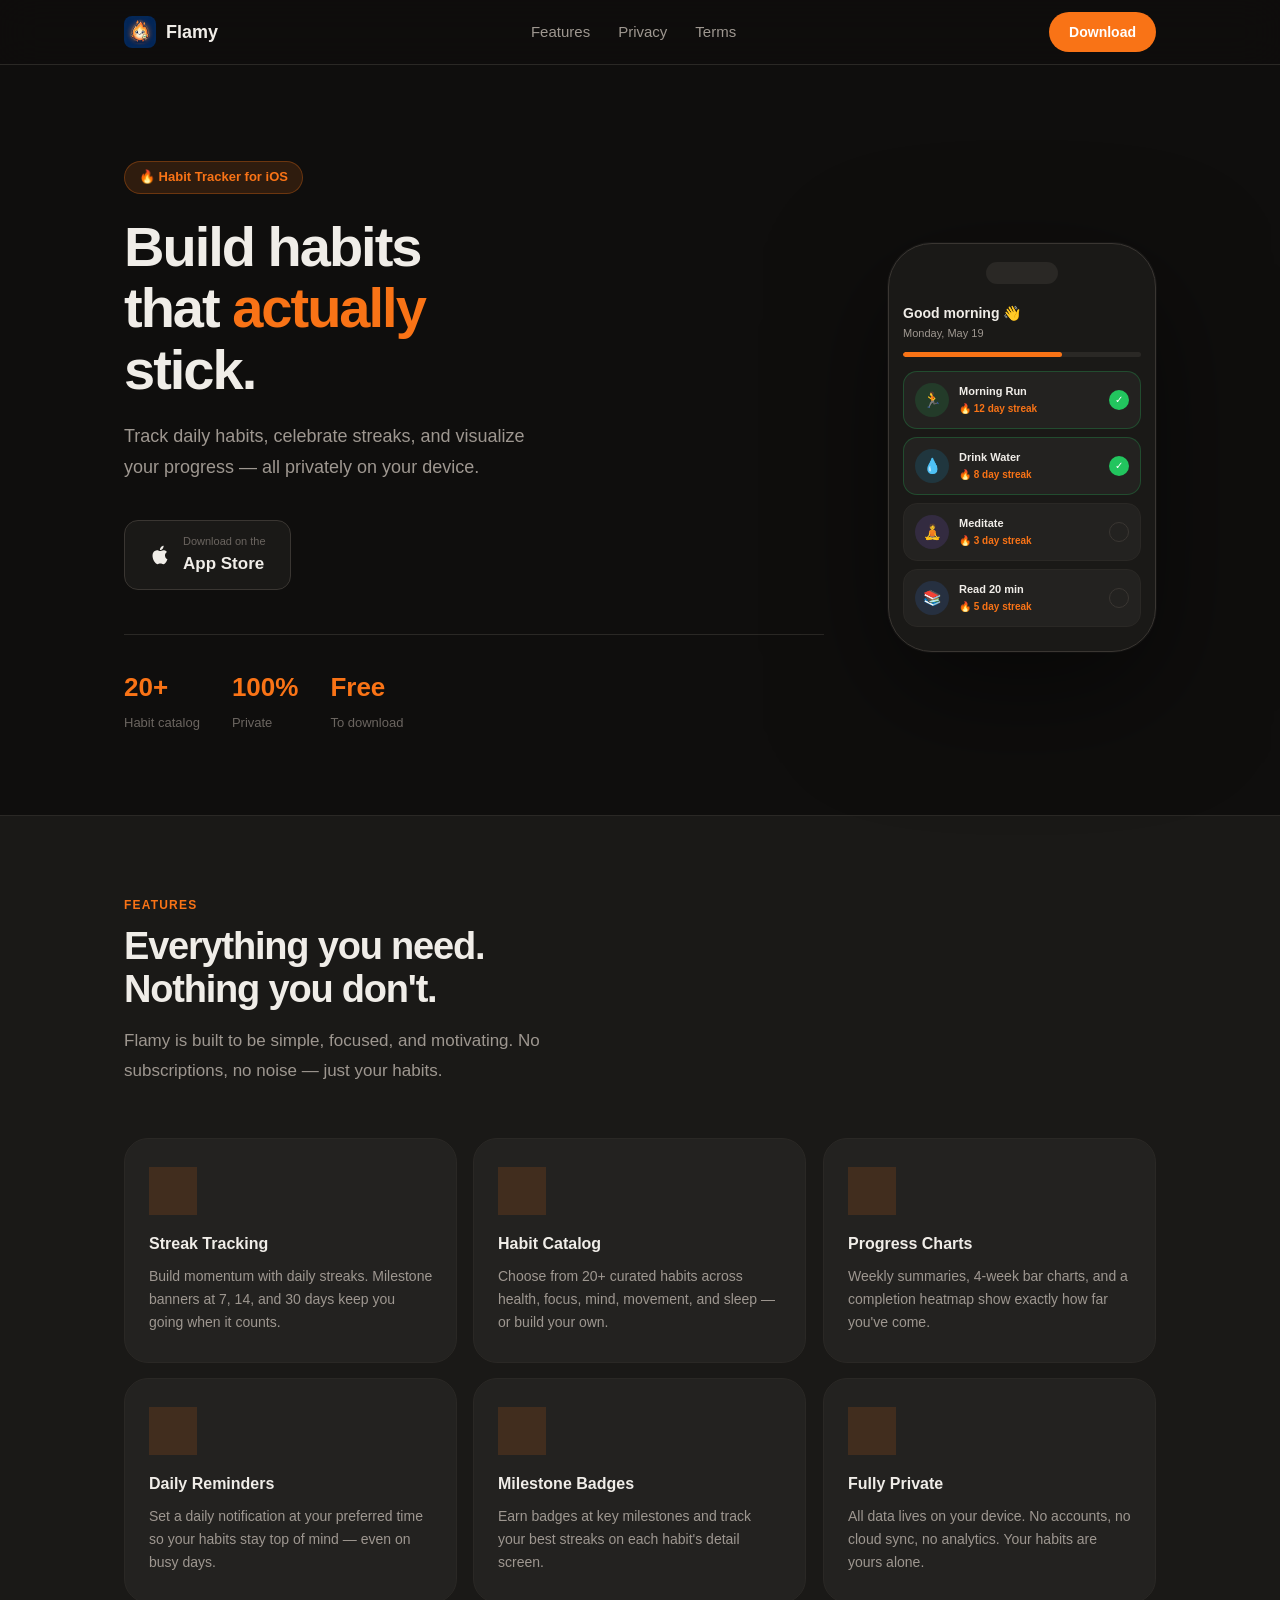
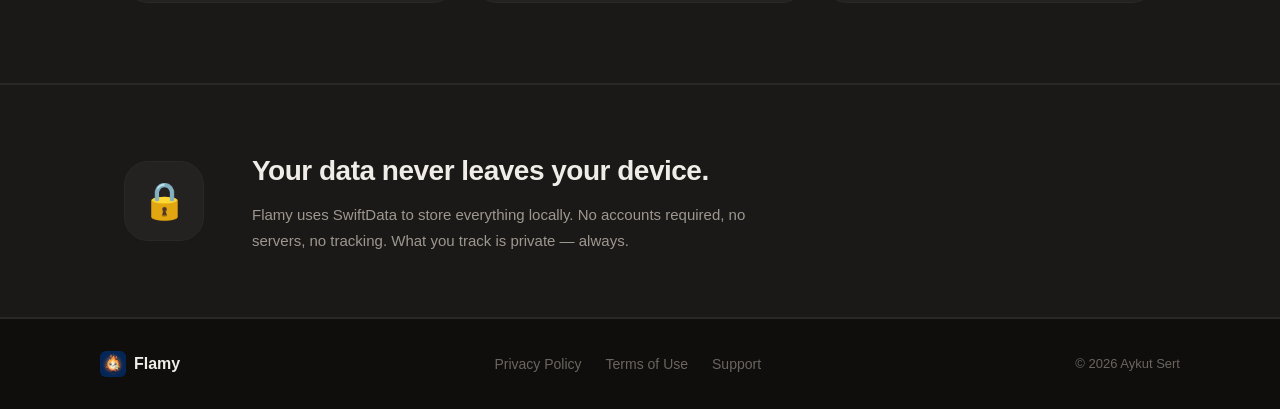
<file: index.html>
<!DOCTYPE html>
<html lang="en">
<head>
  <meta charset="UTF-8" />
  <meta name="viewport" content="width=device-width, initial-scale=1.0" />
  <title>Flamy — Build Habits That Stick</title>
  <meta name="description" content="Flamy helps you build lasting daily habits with streak tracking, milestone celebrations, and beautiful progress charts. 100% private, all data stays on your device." />
  <link rel="icon" href="favicon.svg" type="image/svg+xml" />
  <link rel="stylesheet" href="style.css" />
</head>
<body>

<!-- Nav -->
<nav>
  <div class="nav-inner">
    <a href="index.html" class="nav-logo">
      <img src="logo.png" alt="Flamy" />
      Flamy
    </a>
    <ul class="nav-links">
      <li><a href="#features">Features</a></li>
      <li><a href="privacy.html">Privacy</a></li>
      <li><a href="terms.html">Terms</a></li>
    </ul>
    <a href="#download" class="btn btn-primary">Download</a>
  </div>
</nav>

<!-- Hero -->
<section class="hero">
  <div class="hero-content">
    <div class="hero-badge">🔥 Habit Tracker for iOS</div>
    <h1>Build habits<br>that <span class="highlight">actually</span><br>stick.</h1>
    <p class="hero-sub">Track daily habits, celebrate streaks, and visualize your progress — all privately on your device.</p>
    <div class="hero-actions" id="download">
      <a href="#" class="app-store-btn">
        <svg viewBox="0 0 24 24" fill="white" xmlns="http://www.w3.org/2000/svg">
          <path d="M18.71 19.5c-.83 1.24-1.71 2.45-3.05 2.47-1.34.03-1.77-.79-3.29-.79-1.53 0-2 .77-3.27.82-1.31.05-2.3-1.32-3.14-2.53C4.25 17 2.94 12.45 4.7 9.39c.87-1.52 2.43-2.48 4.12-2.51 1.28-.02 2.5.87 3.29.87.78 0 2.26-1.07 3.8-.91.65.03 2.47.26 3.64 1.98-.09.06-2.17 1.28-2.15 3.81.03 3.02 2.65 4.03 2.68 4.04-.03.07-.42 1.44-1.38 2.83M13 3.5c.73-.83 1.94-1.46 2.94-1.5.13 1.17-.34 2.35-1.04 3.19-.69.85-1.83 1.51-2.95 1.42-.15-1.15.41-2.35 1.05-3.11z"/>
        </svg>
        <div>
          <div class="asl">Download on the</div>
          <div class="asb">App Store</div>
        </div>
      </a>
    </div>
    <div class="hero-stats">
      <div class="hero-stat"><strong>20+</strong><span>Habit catalog</span></div>
      <div class="hero-stat"><strong>100%</strong><span>Private</span></div>
      <div class="hero-stat"><strong>Free</strong><span>To download</span></div>
    </div>
  </div>

  <!-- Phone mockup -->
  <div class="hero-visual">
    <div class="phone">
      <div class="phone-pill"></div>
      <div class="phone-header">
        <div class="phone-greeting">Good morning 👋</div>
        <div class="phone-date">Monday, May 19</div>
        <div class="phone-progress-track"><div class="phone-progress-fill"></div></div>
      </div>
      <div class="phone-cards">
        <div class="phone-card done">
          <div class="phone-icon" style="background:rgba(34,197,94,.15)">🏃</div>
          <div class="phone-card-info">
            <div class="phone-card-name">Morning Run</div>
            <div class="phone-card-streak">🔥 12 day streak</div>
          </div>
          <div class="phone-check checked">✓</div>
        </div>
        <div class="phone-card done">
          <div class="phone-icon" style="background:rgba(14,165,233,.15)">💧</div>
          <div class="phone-card-info">
            <div class="phone-card-name">Drink Water</div>
            <div class="phone-card-streak">🔥 8 day streak</div>
          </div>
          <div class="phone-check checked">✓</div>
        </div>
        <div class="phone-card">
          <div class="phone-icon" style="background:rgba(139,92,246,.15)">🧘</div>
          <div class="phone-card-info">
            <div class="phone-card-name">Meditate</div>
            <div class="phone-card-streak">🔥 3 day streak</div>
          </div>
          <div class="phone-check empty"></div>
        </div>
        <div class="phone-card">
          <div class="phone-icon" style="background:rgba(59,130,246,.15)">📚</div>
          <div class="phone-card-info">
            <div class="phone-card-name">Read 20 min</div>
            <div class="phone-card-streak">🔥 5 day streak</div>
          </div>
          <div class="phone-check empty"></div>
        </div>
      </div>
    </div>
  </div>
</section>

<!-- Features -->
<div class="bg-surface" id="features">
  <div class="section">
    <div class="section-eyebrow">Features</div>
    <h2 class="section-title">Everything you need.<br>Nothing you don't.</h2>
    <p class="section-sub">Flamy is built to be simple, focused, and motivating. No subscriptions, no noise — just your habits.</p>
    <div class="features-grid">
      <div class="feat">
        <div class="feat-icon">🔥</div>
        <h3>Streak Tracking</h3>
        <p>Build momentum with daily streaks. Milestone banners at 7, 14, and 30 days keep you going when it counts.</p>
      </div>
      <div class="feat">
        <div class="feat-icon">📋</div>
        <h3>Habit Catalog</h3>
        <p>Choose from 20+ curated habits across health, focus, mind, movement, and sleep — or build your own.</p>
      </div>
      <div class="feat">
        <div class="feat-icon">📊</div>
        <h3>Progress Charts</h3>
        <p>Weekly summaries, 4-week bar charts, and a completion heatmap show exactly how far you've come.</p>
      </div>
      <div class="feat">
        <div class="feat-icon">🔔</div>
        <h3>Daily Reminders</h3>
        <p>Set a daily notification at your preferred time so your habits stay top of mind — even on busy days.</p>
      </div>
      <div class="feat">
        <div class="feat-icon">🎯</div>
        <h3>Milestone Badges</h3>
        <p>Earn badges at key milestones and track your best streaks on each habit's detail screen.</p>
      </div>
      <div class="feat">
        <div class="feat-icon">🔒</div>
        <h3>Fully Private</h3>
        <p>All data lives on your device. No accounts, no cloud sync, no analytics. Your habits are yours alone.</p>
      </div>
    </div>
  </div>
</div>

<!-- Privacy banner -->
<div class="bg-surface" style="border-top:1px solid var(--border)">
  <div class="privacy-banner">
    <div class="privacy-icon-wrap">🔒</div>
    <div>
      <h2>Your data never leaves your device.</h2>
      <p>Flamy uses SwiftData to store everything locally. No accounts required, no servers, no tracking. What you track is private — always.</p>
    </div>
  </div>
</div>

<!-- Footer -->
<footer>
  <div class="footer-inner">
    <a href="index.html" class="footer-logo">
      <img src="logo.png" alt="Flamy" />
      Flamy
    </a>
    <ul class="footer-links">
      <li><a href="privacy.html">Privacy Policy</a></li>
      <li><a href="terms.html">Terms of Use</a></li>
      <li><a href="mailto:aykutsert@gmail.com">Support</a></li>
    </ul>
    <span class="footer-copy">© 2026 Aykut Sert</span>
  </div>
</footer>

<script>
  document.querySelectorAll('.feat').forEach(card => {
    card.addEventListener('mousemove', e => {
      const rect = card.getBoundingClientRect();
      const x = e.clientX - rect.left;
      const y = e.clientY - rect.top;
      const cx = rect.width / 2;
      const cy = rect.height / 2;
      const rotateX = ((y - cy) / cy) * -10;
      const rotateY = ((x - cx) / cx) * 10;
      card.style.transform = `perspective(600px) rotateX(${rotateX}deg) rotateY(${rotateY}deg) translateZ(8px)`;
      card.style.boxShadow = `${-rotateY * 1.5}px ${rotateX * 1.5}px 32px rgba(249,115,22,.12)`;
    });
    card.addEventListener('mouseleave', () => {
      card.style.transform = 'perspective(600px) rotateX(0deg) rotateY(0deg) translateZ(0)';
      card.style.boxShadow = 'none';
    });
  });
</script>
</body>
</html>
</file>
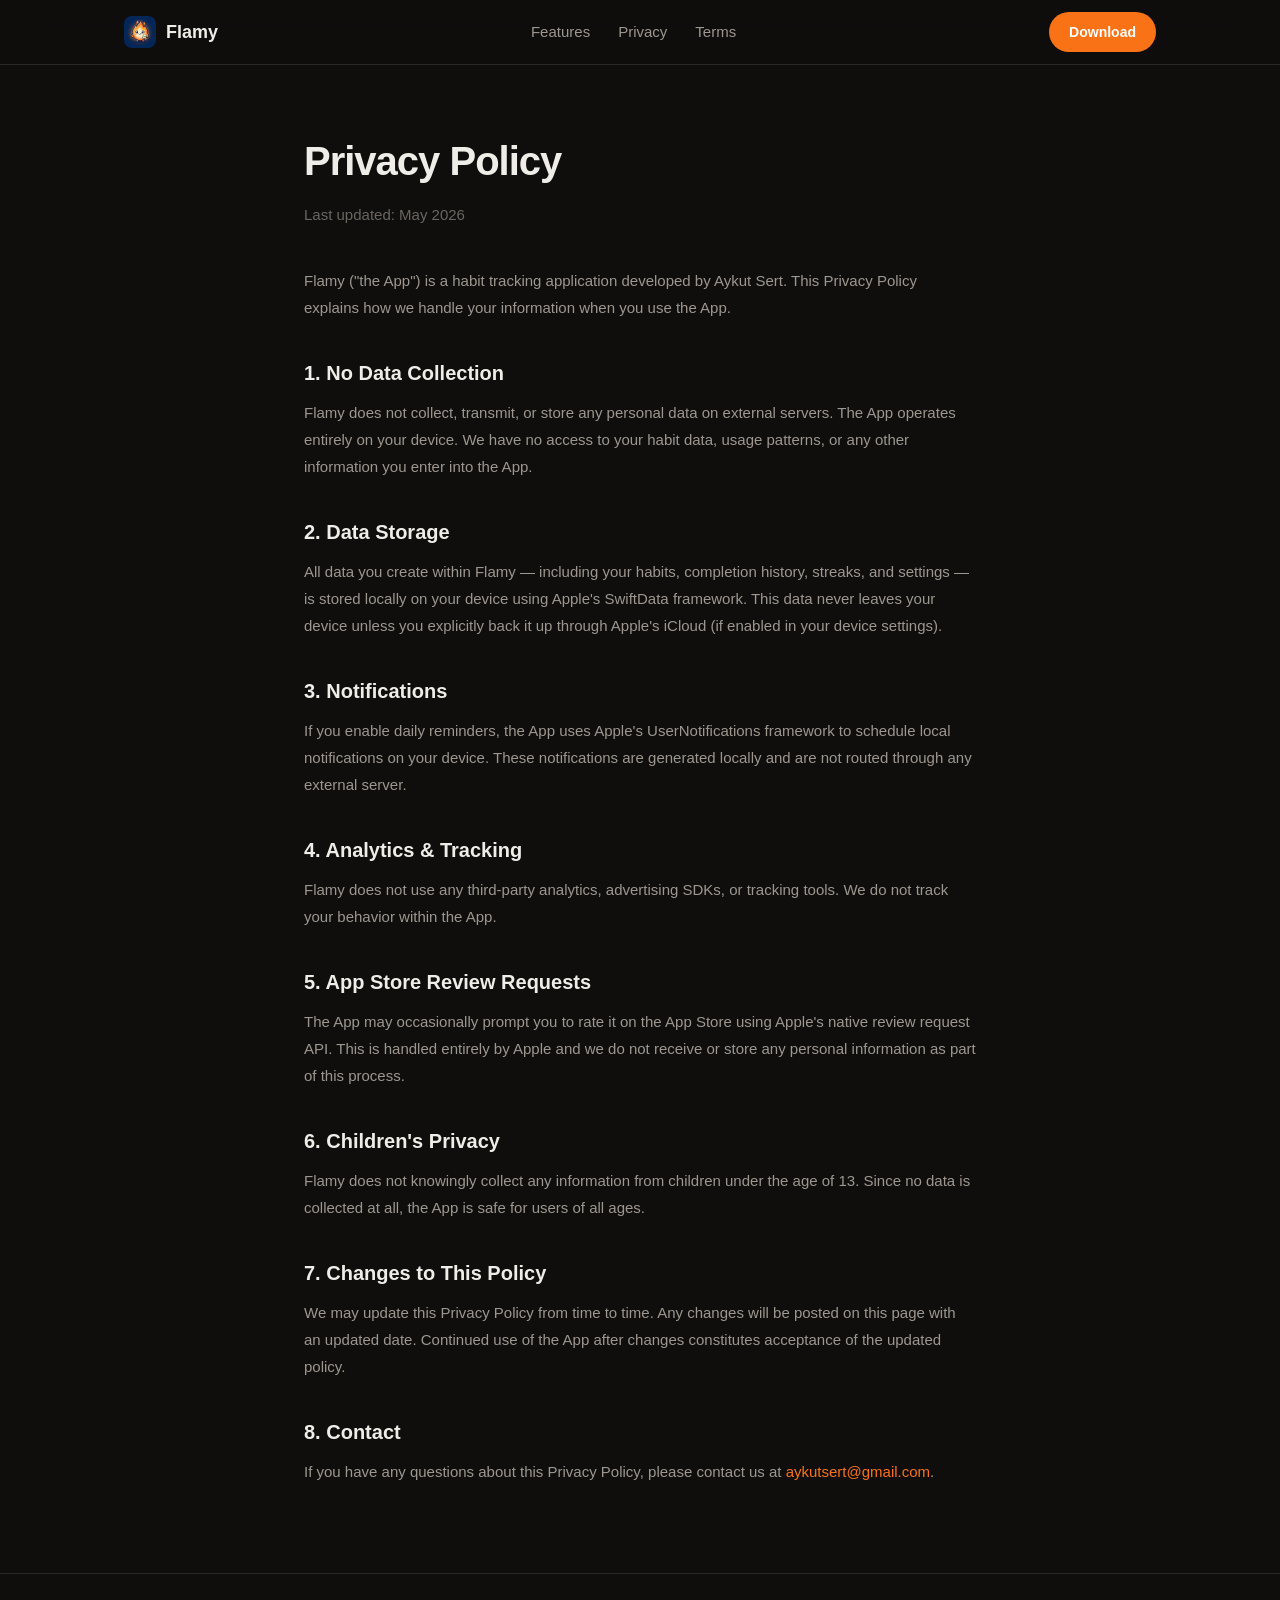
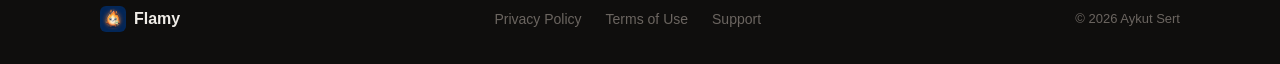
<file: privacy.html>
<!DOCTYPE html>
<html lang="en">
<head>
  <meta charset="UTF-8" />
  <meta name="viewport" content="width=device-width, initial-scale=1.0" />
  <title>Privacy Policy — Flamy</title>
  <meta name="description" content="Flamy Privacy Policy. Your data stays on your device." />
  <link rel="icon" href="favicon.svg" type="image/svg+xml" />
  <link rel="stylesheet" href="style.css" />
</head>
<body>

<nav>
  <div class="nav-inner">
    <a href="index.html" class="nav-logo">
      <img src="logo.png" alt="Flamy" />
      Flamy
    </a>
    <ul class="nav-links">
      <li><a href="index.html#features">Features</a></li>
      <li><a href="privacy.html">Privacy</a></li>
      <li><a href="terms.html">Terms</a></li>
    </ul>
    <a href="index.html#download" class="btn btn-primary">Download</a>
  </div>
</nav>

<div class="page-hero">
  <h1>Privacy Policy</h1>
  <p>Last updated: May 2026</p>
</div>

<div class="page-content">
  <p>Flamy ("the App") is a habit tracking application developed by Aykut Sert. This Privacy Policy explains how we handle your information when you use the App.</p>

  <h2>1. No Data Collection</h2>
  <p>Flamy does not collect, transmit, or store any personal data on external servers. The App operates entirely on your device. We have no access to your habit data, usage patterns, or any other information you enter into the App.</p>

  <h2>2. Data Storage</h2>
  <p>All data you create within Flamy — including your habits, completion history, streaks, and settings — is stored locally on your device using Apple's SwiftData framework. This data never leaves your device unless you explicitly back it up through Apple's iCloud (if enabled in your device settings).</p>

  <h2>3. Notifications</h2>
  <p>If you enable daily reminders, the App uses Apple's UserNotifications framework to schedule local notifications on your device. These notifications are generated locally and are not routed through any external server.</p>

  <h2>4. Analytics & Tracking</h2>
  <p>Flamy does not use any third-party analytics, advertising SDKs, or tracking tools. We do not track your behavior within the App.</p>

  <h2>5. App Store Review Requests</h2>
  <p>The App may occasionally prompt you to rate it on the App Store using Apple's native review request API. This is handled entirely by Apple and we do not receive or store any personal information as part of this process.</p>

  <h2>6. Children's Privacy</h2>
  <p>Flamy does not knowingly collect any information from children under the age of 13. Since no data is collected at all, the App is safe for users of all ages.</p>

  <h2>7. Changes to This Policy</h2>
  <p>We may update this Privacy Policy from time to time. Any changes will be posted on this page with an updated date. Continued use of the App after changes constitutes acceptance of the updated policy.</p>

  <h2>8. Contact</h2>
  <p>If you have any questions about this Privacy Policy, please contact us at <a href="mailto:aykutsert@gmail.com">aykutsert@gmail.com</a>.</p>
</div>

<footer>
  <div class="footer-inner">
    <a href="index.html" class="footer-logo">
      <img src="logo.png" alt="Flamy" />
      Flamy
    </a>
    <ul class="footer-links">
      <li><a href="privacy.html">Privacy Policy</a></li>
      <li><a href="terms.html">Terms of Use</a></li>
      <li><a href="mailto:aykutsert@gmail.com">Support</a></li>
    </ul>
    <span class="footer-copy">© 2026 Aykut Sert</span>
  </div>
</footer>

</body>
</html>
</file>
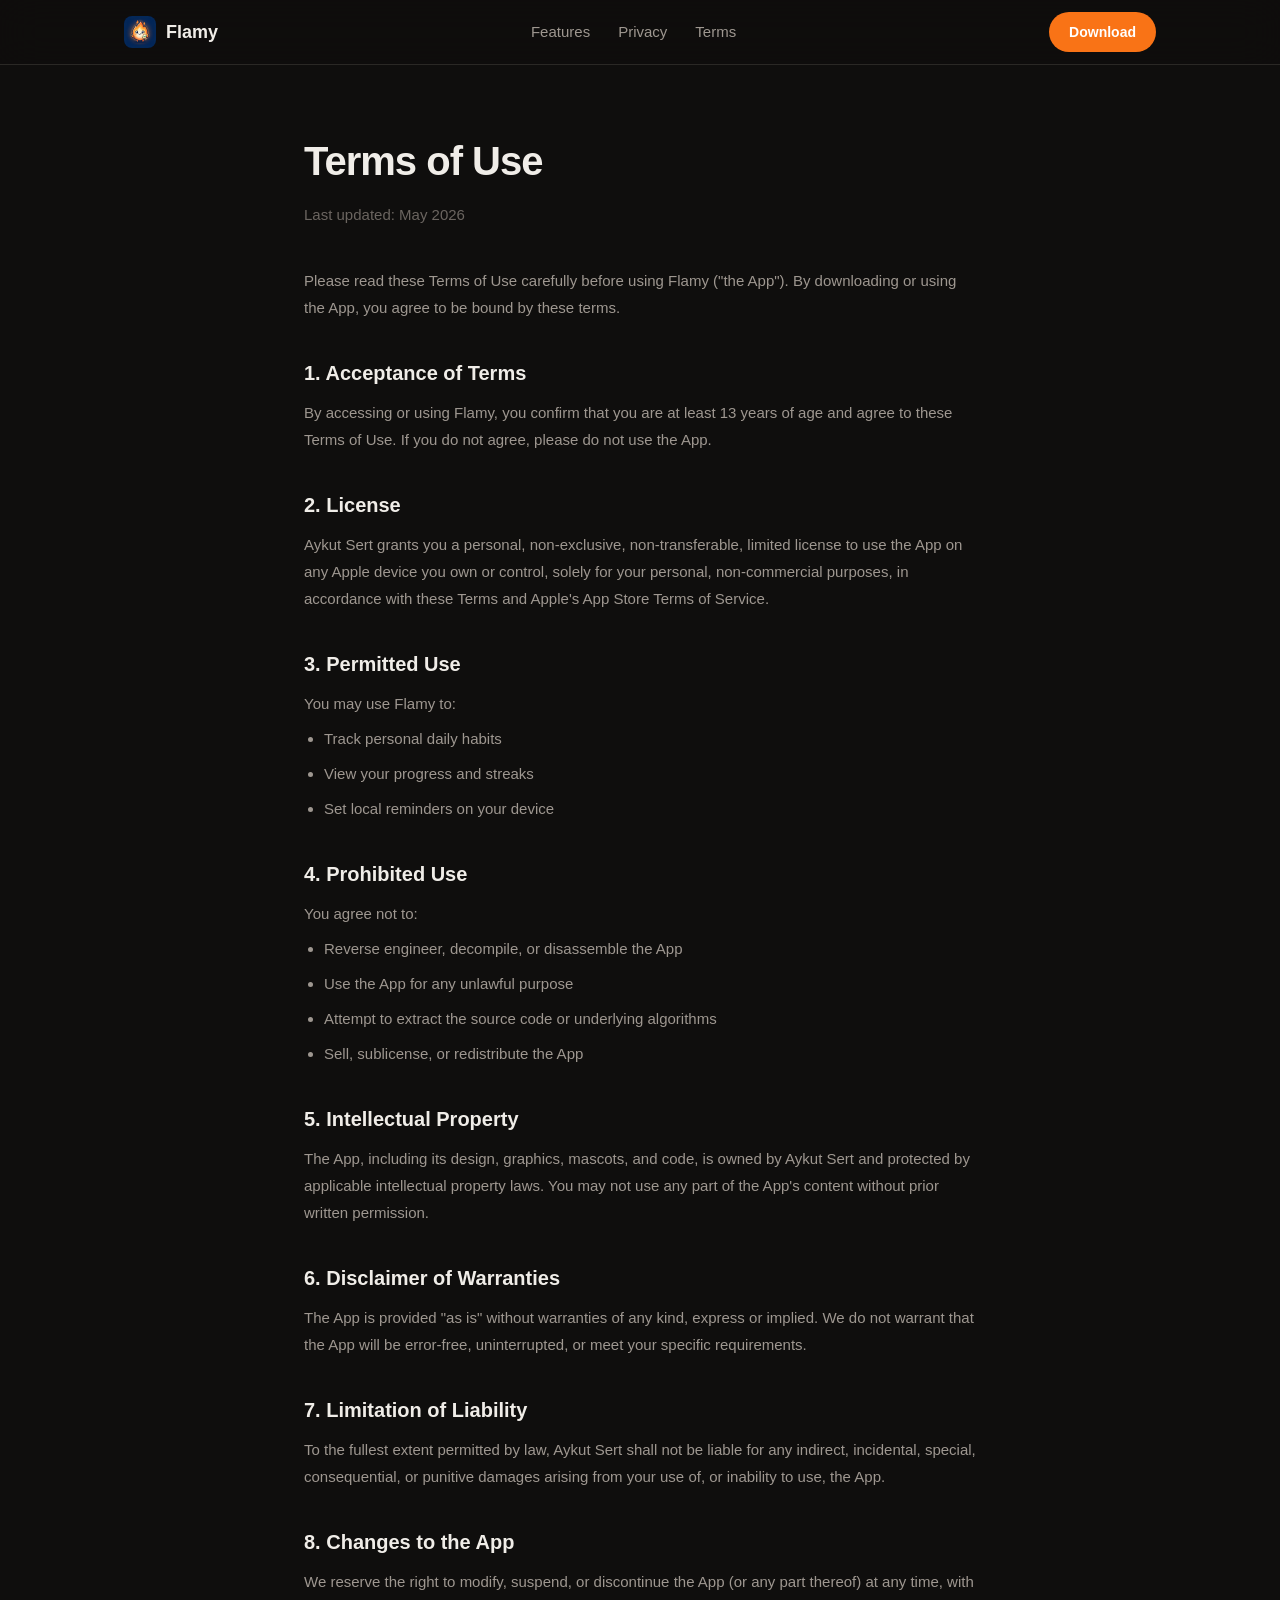
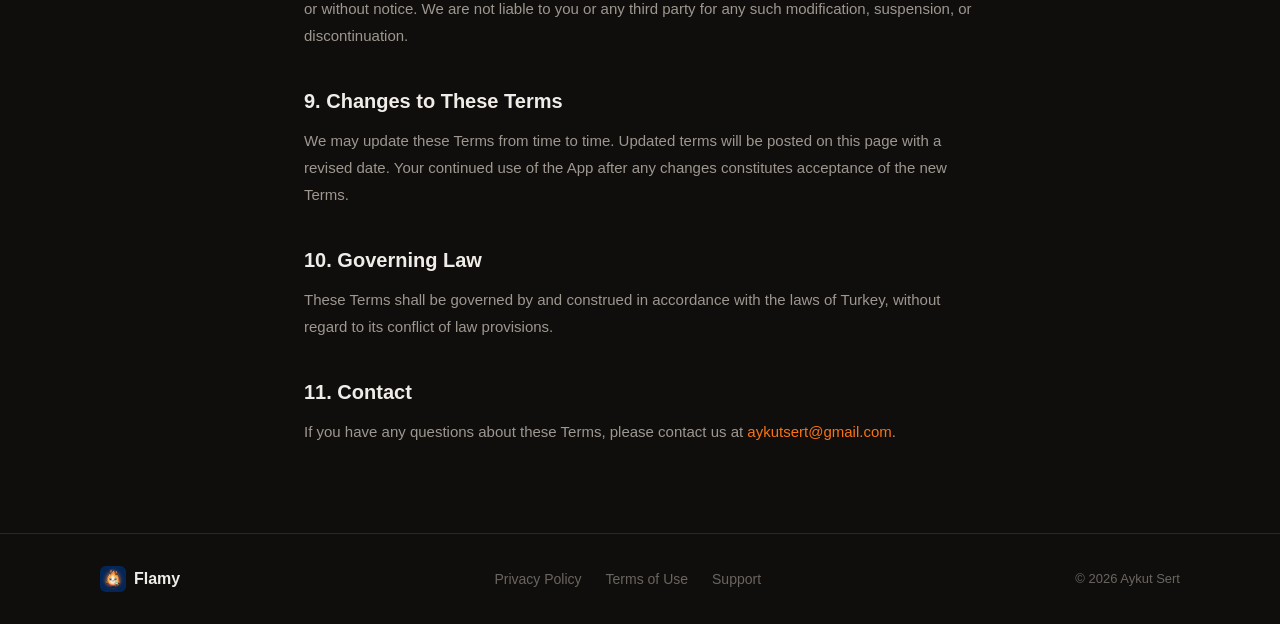
<file: terms.html>
<!DOCTYPE html>
<html lang="en">
<head>
  <meta charset="UTF-8" />
  <meta name="viewport" content="width=device-width, initial-scale=1.0" />
  <title>Terms of Use — Flamy</title>
  <meta name="description" content="Flamy Terms of Use." />
  <link rel="icon" href="favicon.svg" type="image/svg+xml" />
  <link rel="stylesheet" href="style.css" />
</head>
<body>

<nav>
  <div class="nav-inner">
    <a href="index.html" class="nav-logo">
      <img src="logo.png" alt="Flamy" />
      Flamy
    </a>
    <ul class="nav-links">
      <li><a href="index.html#features">Features</a></li>
      <li><a href="privacy.html">Privacy</a></li>
      <li><a href="terms.html">Terms</a></li>
    </ul>
    <a href="index.html#download" class="btn btn-primary">Download</a>
  </div>
</nav>

<div class="page-hero">
  <h1>Terms of Use</h1>
  <p>Last updated: May 2026</p>
</div>

<div class="page-content">
  <p>Please read these Terms of Use carefully before using Flamy ("the App"). By downloading or using the App, you agree to be bound by these terms.</p>

  <h2>1. Acceptance of Terms</h2>
  <p>By accessing or using Flamy, you confirm that you are at least 13 years of age and agree to these Terms of Use. If you do not agree, please do not use the App.</p>

  <h2>2. License</h2>
  <p>Aykut Sert grants you a personal, non-exclusive, non-transferable, limited license to use the App on any Apple device you own or control, solely for your personal, non-commercial purposes, in accordance with these Terms and Apple's App Store Terms of Service.</p>

  <h2>3. Permitted Use</h2>
  <p>You may use Flamy to:</p>
  <ul>
    <li>Track personal daily habits</li>
    <li>View your progress and streaks</li>
    <li>Set local reminders on your device</li>
  </ul>

  <h2>4. Prohibited Use</h2>
  <p>You agree not to:</p>
  <ul>
    <li>Reverse engineer, decompile, or disassemble the App</li>
    <li>Use the App for any unlawful purpose</li>
    <li>Attempt to extract the source code or underlying algorithms</li>
    <li>Sell, sublicense, or redistribute the App</li>
  </ul>

  <h2>5. Intellectual Property</h2>
  <p>The App, including its design, graphics, mascots, and code, is owned by Aykut Sert and protected by applicable intellectual property laws. You may not use any part of the App's content without prior written permission.</p>

  <h2>6. Disclaimer of Warranties</h2>
  <p>The App is provided "as is" without warranties of any kind, express or implied. We do not warrant that the App will be error-free, uninterrupted, or meet your specific requirements.</p>

  <h2>7. Limitation of Liability</h2>
  <p>To the fullest extent permitted by law, Aykut Sert shall not be liable for any indirect, incidental, special, consequential, or punitive damages arising from your use of, or inability to use, the App.</p>

  <h2>8. Changes to the App</h2>
  <p>We reserve the right to modify, suspend, or discontinue the App (or any part thereof) at any time, with or without notice. We are not liable to you or any third party for any such modification, suspension, or discontinuation.</p>

  <h2>9. Changes to These Terms</h2>
  <p>We may update these Terms from time to time. Updated terms will be posted on this page with a revised date. Your continued use of the App after any changes constitutes acceptance of the new Terms.</p>

  <h2>10. Governing Law</h2>
  <p>These Terms shall be governed by and construed in accordance with the laws of Turkey, without regard to its conflict of law provisions.</p>

  <h2>11. Contact</h2>
  <p>If you have any questions about these Terms, please contact us at <a href="mailto:aykutsert@gmail.com">aykutsert@gmail.com</a>.</p>
</div>

<footer>
  <div class="footer-inner">
    <a href="index.html" class="footer-logo">
      <img src="logo.png" alt="Flamy" />
      Flamy
    </a>
    <ul class="footer-links">
      <li><a href="privacy.html">Privacy Policy</a></li>
      <li><a href="terms.html">Terms of Use</a></li>
      <li><a href="mailto:aykutsert@gmail.com">Support</a></li>
    </ul>
    <span class="footer-copy">© 2026 Aykut Sert</span>
  </div>
</footer>

</body>
</html>
</file>
<file: style.css>
:root {
  --accent: #F97316;
  --accent-dark: #EA6D10;
  --accent-soft: rgba(249, 115, 22, 0.14);
  --accent-border: rgba(249, 115, 22, 0.3);

  --bg: #0F0E0D;
  --surface: #1A1917;
  --grouped: #232220;
  --elevated: #2A2825;

  --text-primary: #F0EDE8;
  --text-secondary: #9E9790;
  --text-tertiary: #6B6560;

  --border: #2A2825;
  --border-strong: #3A3632;

  --green: #22C55E;
  --green-soft: rgba(34, 197, 94, 0.14);

  --radius-sm: 8px;
  --radius-md: 12px;
  --radius-lg: 16px;
  --radius-xl: 24px;
}

*, *::before, *::after { box-sizing: border-box; margin: 0; padding: 0; }
html { scroll-behavior: smooth; }

body {
  font-family: -apple-system, BlinkMacSystemFont, "SF Pro Display", "Segoe UI", sans-serif;
  background: var(--bg);
  color: var(--text-primary);
  line-height: 1.6;
  -webkit-font-smoothing: antialiased;
}

a { text-decoration: none; color: inherit; }

/* ── Nav ── */
nav {
  position: sticky; top: 0; z-index: 100;
  background: rgba(15, 14, 13, 0.85);
  backdrop-filter: blur(20px);
  -webkit-backdrop-filter: blur(20px);
  border-bottom: 1px solid var(--border);
}

.nav-inner {
  max-width: 1080px; margin: 0 auto;
  padding: 0 24px; height: 64px;
  display: flex; align-items: center; justify-content: space-between;
}

.nav-logo {
  display: flex; align-items: center; gap: 10px;
  font-weight: 700; font-size: 18px; color: var(--text-primary);
}
.nav-logo img { width: 32px; height: 32px; border-radius: 8px; }

.nav-links { display: flex; gap: 28px; list-style: none; }
.nav-links a {
  font-size: 15px; font-weight: 500;
  color: var(--text-secondary); transition: color .15s;
}
.nav-links a:hover { color: var(--text-primary); }

.btn {
  display: inline-flex; align-items: center; gap: 8px;
  padding: 9px 20px; border-radius: 100px;
  font-size: 14px; font-weight: 600; cursor: pointer;
  transition: transform .15s, opacity .15s; border: none;
}
.btn:hover { transform: translateY(-1px); opacity: .88; }
.btn-primary { background: var(--accent); color: white; }
.btn-dark { background: var(--elevated); color: var(--text-primary); border-radius: 14px; padding: 13px 22px; font-size: 15px; }

/* ── Hero ── */
.hero {
  max-width: 1080px; margin: 0 auto;
  padding: 96px 24px 80px;
  display: flex; align-items: center; gap: 64px;
}
.hero-content { flex: 1; }

.hero-badge {
  display: inline-flex; align-items: center; gap: 6px;
  background: var(--accent-soft); color: var(--accent);
  font-size: 13px; font-weight: 600;
  padding: 5px 14px; border-radius: 100px;
  border: 1px solid var(--accent-border); margin-bottom: 22px;
}

.hero h1 {
  font-size: 56px; font-weight: 800;
  line-height: 1.1; letter-spacing: -2px; margin-bottom: 20px;
}
.hero h1 .highlight { color: var(--accent); }

.hero-sub {
  font-size: 18px; color: var(--text-secondary);
  line-height: 1.75; max-width: 420px; margin-bottom: 36px;
}

.hero-actions { display: flex; align-items: center; gap: 16px; flex-wrap: wrap; }

.app-store-btn {
  display: inline-flex; align-items: center; gap: 12px;
  background: var(--surface); color: var(--text-primary);
  padding: 12px 24px; border-radius: 14px;
  border: 1px solid var(--border-strong);
  transition: transform .2s, border-color .2s;
}
.app-store-btn:hover { transform: translateY(-2px); border-color: var(--accent-border); }
.app-store-btn svg { width: 22px; height: 22px; flex-shrink: 0; fill: var(--text-primary); }
.app-store-btn .asl { font-size: 11px; color: var(--text-tertiary); font-weight: 500; }
.app-store-btn .asb { font-size: 17px; font-weight: 700; color: var(--text-primary); }

.hero-stats {
  display: flex; gap: 32px; margin-top: 44px;
  padding-top: 32px; border-top: 1px solid var(--border);
}
.hero-stat strong { display: block; font-size: 26px; font-weight: 800; color: var(--accent); }
.hero-stat span { font-size: 13px; color: var(--text-tertiary); }

/* ── Phone Mockup ── */
.hero-visual { flex-shrink: 0; width: 268px; }

.phone {
  background: var(--surface);
  border-radius: 44px;
  padding: 18px 14px 24px;
  border: 1px solid var(--border-strong);
  box-shadow: 0 40px 120px rgba(0, 0, 0, 0.5), 0 0 0 1px rgba(255,255,255,.04);
}

.phone-pill {
  width: 72px; height: 22px;
  background: var(--elevated); border-radius: 100px; margin: 0 auto 18px;
}

.phone-greeting { font-size: 14px; font-weight: 700; color: var(--text-primary); }
.phone-date { font-size: 11px; color: var(--text-secondary); margin-bottom: 10px; }
.phone-progress-track {
  height: 5px; background: var(--elevated); border-radius: 100px;
  overflow: hidden; margin-bottom: 14px;
}
.phone-progress-fill {
  height: 100%; background: var(--accent); border-radius: 100px; width: 67%;
}

.phone-cards { display: flex; flex-direction: column; gap: 8px; }

.phone-card {
  display: flex; align-items: center; gap: 10px;
  background: var(--grouped); border-radius: 14px; padding: 11px;
  border: 1px solid var(--border);
}
.phone-card.done { border-color: rgba(34,197,94,.25); }

.phone-icon {
  width: 34px; height: 34px; border-radius: 100px;
  display: flex; align-items: center; justify-content: center;
  font-size: 15px; flex-shrink: 0;
}
.phone-card-info { flex: 1; }
.phone-card-name { font-size: 11px; font-weight: 600; color: var(--text-primary); }
.phone-card-streak { font-size: 10px; color: var(--accent); font-weight: 600; }

.phone-check {
  width: 20px; height: 20px; border-radius: 100px;
  display: flex; align-items: center; justify-content: center;
  flex-shrink: 0; font-size: 10px;
}
.phone-check.checked { background: var(--green); color: white; }
.phone-check.empty { border: 1.5px solid var(--border-strong); }

/* ── Section wrappers ── */
.bg-surface {
  background: var(--surface);
  border-top: 1px solid var(--border);
  border-bottom: 1px solid var(--border);
}

/* ── Section ── */
.section { max-width: 1080px; margin: 0 auto; padding: 80px 24px; }

.section-eyebrow {
  font-size: 12px; font-weight: 700; color: var(--accent);
  text-transform: uppercase; letter-spacing: 1.2px; margin-bottom: 10px;
}
.section-title {
  font-size: 38px; font-weight: 800; letter-spacing: -1.2px;
  line-height: 1.15; margin-bottom: 14px; color: var(--text-primary);
}
.section-sub {
  font-size: 17px; color: var(--text-secondary);
  line-height: 1.75; max-width: 500px; margin-bottom: 52px;
}

/* ── Features Grid ── */
.features-grid { display: grid; grid-template-columns: repeat(3, 1fr); gap: 16px; }

.feat {
  background: var(--grouped); border: 1px solid var(--border);
  border-radius: var(--radius-xl); padding: 28px 24px;
  transition: transform .08s ease, border-color .2s, box-shadow .08s ease;
  transform-style: preserve-3d;
  will-change: transform;
}
.feat:hover { border-color: var(--accent-border); }

.feat-icon {
  width: 48px; height: 48px; border-radius: var(--radius-md);
  background: var(--accent-soft);
  display: flex; align-items: center; justify-content: center;
  font-size: 22px; margin-bottom: 16px;
}
.feat h3 { font-size: 16px; font-weight: 700; margin-bottom: 8px; color: var(--text-primary); }
.feat p { font-size: 14px; color: var(--text-secondary); line-height: 1.65; }

/* ── Privacy Banner ── */
.privacy-banner {
  max-width: 1080px; margin: 0 auto; padding: 64px 24px;
  display: flex; align-items: center; gap: 48px;
}
.privacy-icon-wrap {
  width: 80px; height: 80px; border-radius: var(--radius-xl);
  background: var(--grouped); flex-shrink: 0;
  display: flex; align-items: center; justify-content: center; font-size: 36px;
  border: 1px solid var(--border);
}
.privacy-banner h2 {
  font-size: 28px; font-weight: 800; letter-spacing: -.5px;
  margin-bottom: 8px; color: var(--text-primary);
}
.privacy-banner p { font-size: 15px; color: var(--text-secondary); max-width: 520px; line-height: 1.7; }

/* ── Footer ── */
footer { border-top: 1px solid var(--border); padding: 32px 24px; }
.footer-inner {
  max-width: 1080px; margin: 0 auto;
  display: flex; align-items: center; justify-content: space-between; flex-wrap: wrap; gap: 16px;
}
.footer-logo { display: flex; align-items: center; gap: 8px; font-weight: 700; font-size: 16px; color: var(--text-primary); }
.footer-logo img { width: 26px; height: 26px; border-radius: 6px; }
.footer-links { display: flex; gap: 24px; list-style: none; }
.footer-links a { font-size: 14px; color: var(--text-tertiary); transition: color .15s; }
.footer-links a:hover { color: var(--text-primary); }
.footer-copy { font-size: 13px; color: var(--text-tertiary); }

/* ── Inner pages ── */
.page-hero { max-width: 720px; margin: 0 auto; padding: 64px 24px 40px; }
.page-hero h1 { font-size: 40px; font-weight: 800; letter-spacing: -1px; margin-bottom: 10px; color: var(--text-primary); }
.page-hero p { font-size: 15px; color: var(--text-tertiary); }

.page-content { max-width: 720px; margin: 0 auto; padding: 0 24px 80px; }
.page-content h2 { font-size: 20px; font-weight: 700; margin: 36px 0 10px; color: var(--text-primary); }
.page-content p,
.page-content li { font-size: 15px; color: var(--text-secondary); line-height: 1.8; margin-bottom: 8px; }
.page-content ul { padding-left: 20px; margin-bottom: 8px; }
.page-content a { color: var(--accent); }
.page-content a:hover { text-decoration: underline; }

/* ── Responsive ── */
@media (max-width: 768px) {
  .hero { flex-direction: column; padding: 52px 20px 48px; gap: 48px; }
  .hero h1 { font-size: 38px; }
  .hero-visual { width: 100%; max-width: 280px; margin: 0 auto; }
  .hero-stats { gap: 24px; }
  .features-grid { grid-template-columns: 1fr; }
  .nav-links { display: none; }
  .privacy-banner { flex-direction: column; text-align: center; padding: 48px 20px; }
  .footer-inner { flex-direction: column; align-items: center; text-align: center; }
  .section-title { font-size: 28px; }
}
</file>
